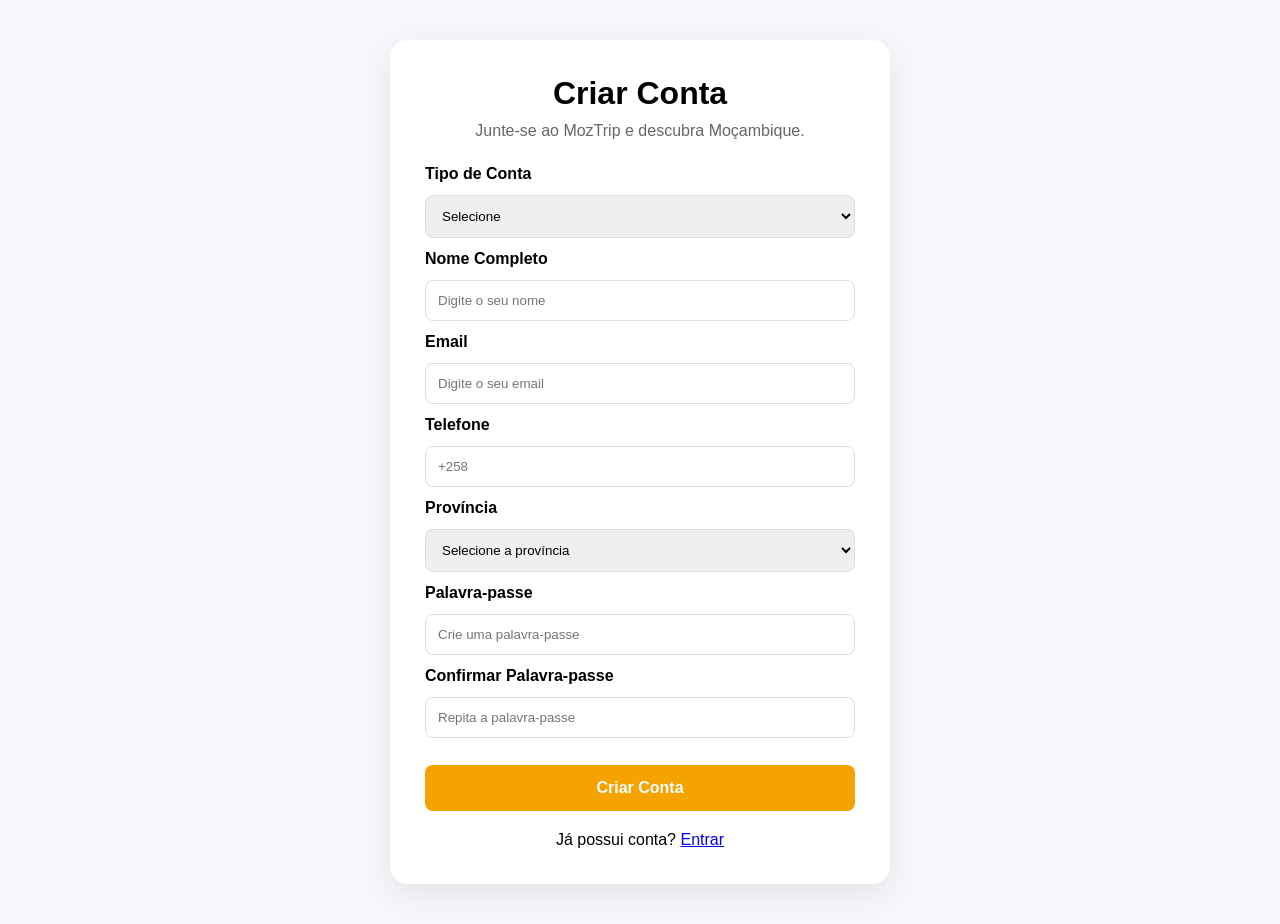
<file: paginas/registo.html>
<!DOCTYPE html>
<html lang="pt">
<head>
    <meta charset="UTF-8">
    <meta name="viewport" content="width=device-width, initial-scale=1.0">

    <title>Registo - MozTrip</title>

    <link rel="stylesheet" href="../css/style.css">

    <link rel="stylesheet"
    href="https://cdnjs.cloudflare.com/ajax/libs/font-awesome/6.5.2/css/all.min.css">
</head>
<body>

<div class="register-container">

    <div class="register-card">

        <h1>Criar Conta</h1>
        <p>Junte-se ao MozTrip e descubra Moçambique.</p>

        <form>

            <label>Tipo de Conta</label>

            <select required>
                <option value="">Selecione</option>
                <option>Turista</option>
                <option>Hotel</option>
                <option>Agência de Viagens</option>
                <option>Aluguer de Viaturas</option>
                <option>Guia Turístico</option>
            </select>

            <label>Nome Completo</label>
            <input type="text" placeholder="Digite o seu nome" required>

            <label>Email</label>
            <input type="email" placeholder="Digite o seu email" required>

            <label>Telefone</label>
            <input type="tel" placeholder="+258" required>

            <label>Província</label>
            <select required>
                <option value="">Selecione a província</option>
                <option>Maputo</option>
                <option>Gaza</option>
                <option>Inhambane</option>
                <option>Sofala</option>
                <option>Manica</option>
                <option>Tete</option>
                <option>Zambézia</option>
                <option>Nampula</option>
                <option>Cabo Delgado</option>
                <option>Niassa</option>
            </select>

            <label>Palavra-passe</label>
            <input type="password" placeholder="Crie uma palavra-passe" required>

            <label>Confirmar Palavra-passe</label>
            <input type="password" placeholder="Repita a palavra-passe" required>

            <button type="submit">
                Criar Conta
            </button>

        </form>

        <div class="login-link">
            Já possui conta?
            <a href="login.html">Entrar</a>
        </div>

    </div>

</div>

</body>
</html>
</file>
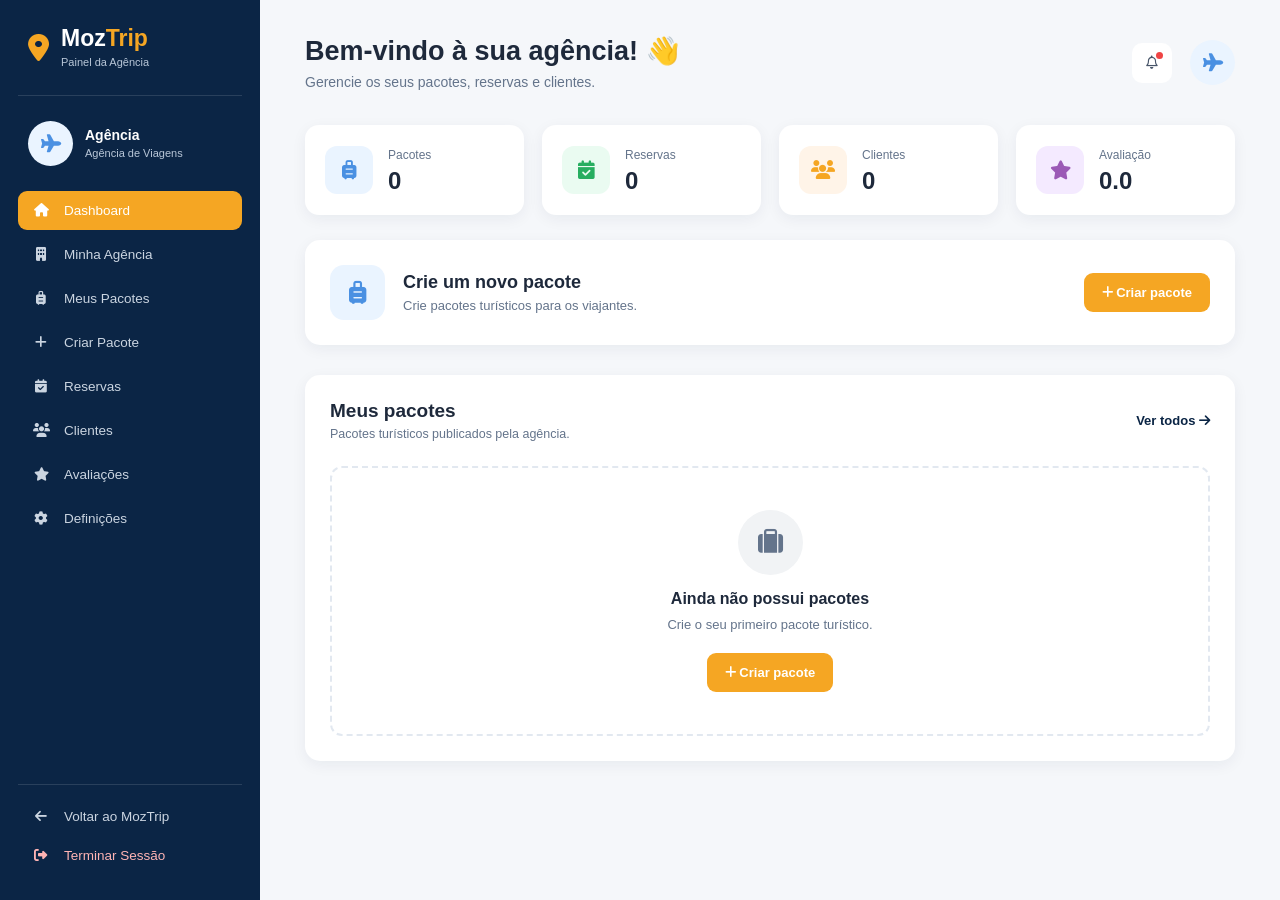
<file: paineis/agencia.html>
<!DOCTYPE html>
<html lang="pt">
<head>
    <meta charset="UTF-8">
    <meta name="viewport" content="width=device-width, initial-scale=1.0">

    <title>Painel da Agência - MozTrip</title>

    <link rel="stylesheet"
          href="https://cdnjs.cloudflare.com/ajax/libs/font-awesome/6.5.2/css/all.min.css">

    <link rel="stylesheet" href="../css/paineis.css">
</head>

<body>

    <aside class="sidebar">

        <div class="painel-logo">
            <i class="fa-solid fa-location-dot"></i>

            <div>
                <h2>Moz<span>Trip</span></h2>
                <small>Painel da Agência</small>
            </div>
        </div>

        <div class="perfil-sidebar">

            <div class="perfil-avatar">
                <i class="fa-solid fa-plane"></i>
            </div>

            <div>
                <h3>Agência</h3>
                <span>Agência de Viagens</span>
            </div>

        </div>

        <nav class="menu-painel">

            <a href="#" class="menu-item active">
                <i class="fa-solid fa-house"></i>
                <span>Dashboard</span>
            </a>

            <a href="#" class="menu-item">
                <i class="fa-solid fa-building"></i>
                <span>Minha Agência</span>
            </a>

            <a href="#" class="menu-item">
                <i class="fa-solid fa-suitcase-rolling"></i>
                <span>Meus Pacotes</span>
            </a>

            <a href="#" class="menu-item">
                <i class="fa-solid fa-plus"></i>
                <span>Criar Pacote</span>
            </a>

            <a href="#" class="menu-item">
                <i class="fa-solid fa-calendar-check"></i>
                <span>Reservas</span>
            </a>

            <a href="#" class="menu-item">
                <i class="fa-solid fa-users"></i>
                <span>Clientes</span>
            </a>

            <a href="#" class="menu-item">
                <i class="fa-solid fa-star"></i>
                <span>Avaliações</span>
            </a>

            <a href="#" class="menu-item">
                <i class="fa-solid fa-gear"></i>
                <span>Definições</span>
            </a>

        </nav>

        <div class="sidebar-bottom">

            <a href="../index.html" class="menu-item voltar">
                <i class="fa-solid fa-arrow-left"></i>
                <span>Voltar ao MozTrip</span>
            </a>

            <a href="#" class="menu-item sair">
                <i class="fa-solid fa-right-from-bracket"></i>
                <span>Terminar Sessão</span>
            </a>

        </div>

    </aside>


    <main class="main-content">

        <header class="painel-header">

            <div>
                <h1>Bem-vindo à sua agência! 👋</h1>

                <p>
                    Gerencie os seus pacotes, reservas e clientes.
                </p>
            </div>

            <div class="header-actions">

                <button class="notificacao">
                    <i class="fa-regular fa-bell"></i>
                    <span></span>
                </button>

                <div class="header-avatar">
                    <i class="fa-solid fa-plane"></i>
                </div>

            </div>

        </header>


        <section class="resumo-cards">

            <div class="resumo-card">
                <div class="resumo-icon azul">
                    <i class="fa-solid fa-suitcase-rolling"></i>
                </div>

                <div>
                    <span>Pacotes</span>
                    <h2>0</h2>
                </div>
            </div>

            <div class="resumo-card">
                <div class="resumo-icon verde">
                    <i class="fa-solid fa-calendar-check"></i>
                </div>

                <div>
                    <span>Reservas</span>
                    <h2>0</h2>
                </div>
            </div>

            <div class="resumo-card">
                <div class="resumo-icon laranja">
                    <i class="fa-solid fa-users"></i>
                </div>

                <div>
                    <span>Clientes</span>
                    <h2>0</h2>
                </div>
            </div>

            <div class="resumo-card">
                <div class="resumo-icon roxo">
                    <i class="fa-solid fa-star"></i>
                </div>

                <div>
                    <span>Avaliação</span>
                    <h2>0.0</h2>
                </div>
            </div>

        </section>


        <section class="publicar-box">

            <div class="publicar-icon">
                <i class="fa-solid fa-suitcase-rolling"></i>
            </div>

            <div class="publicar-texto">

                <h2>Crie um novo pacote</h2>

                <p>
                    Crie pacotes turísticos para os viajantes.
                </p>

            </div>

            <button class="btn-publicar">
                <i class="fa-solid fa-plus"></i>
                Criar pacote
            </button>

        </section>


        <section class="experiencias-section">

            <div class="section-title">

                <div>
                    <h2>Meus pacotes</h2>

                    <p>
                        Pacotes turísticos publicados pela agência.
                    </p>
                </div>

                <a href="#">
                    Ver todos
                    <i class="fa-solid fa-arrow-right"></i>
                </a>

            </div>


            <div class="experiencias-vazio">

                <div class="vazio-icon">
                    <i class="fa-solid fa-suitcase"></i>
                </div>

                <h3>Ainda não possui pacotes</h3>

                <p>
                    Crie o seu primeiro pacote turístico.
                </p>

                <button class="btn-publicar">
                    <i class="fa-solid fa-plus"></i>
                    Criar pacote
                </button>

            </div>

        </section>

    </main>

</body>
</html>
</file>
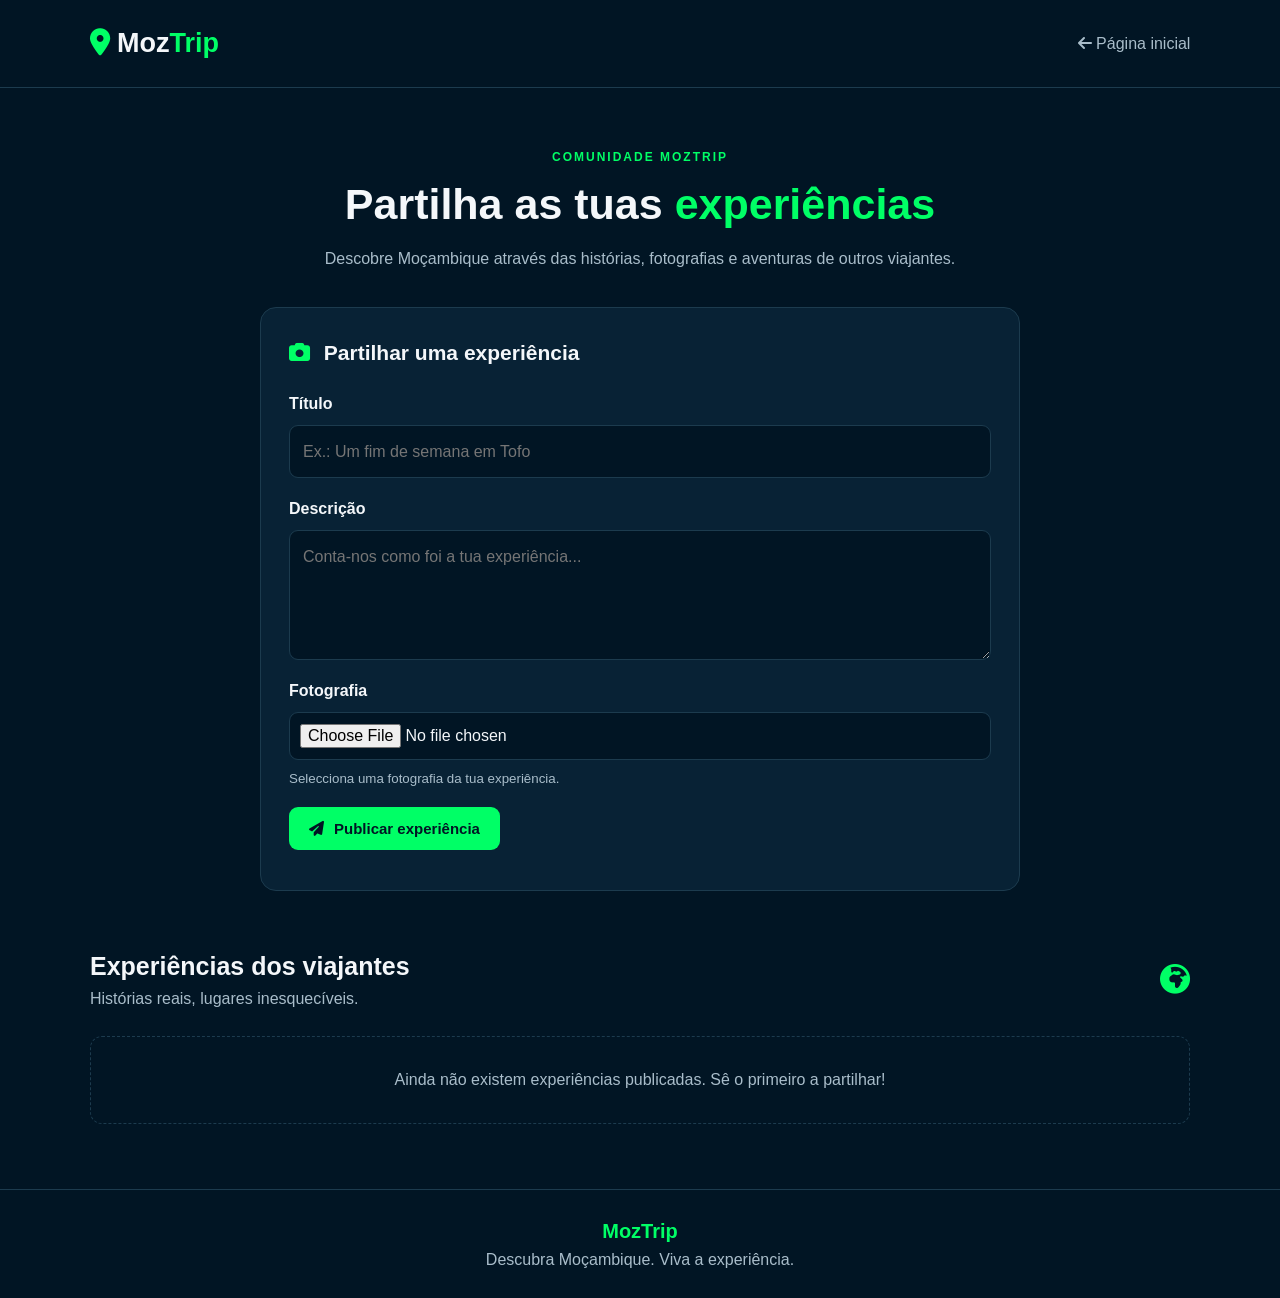
<file: paineis/experiencia.html>
<!DOCTYPE html>
<html lang="pt">
<head>
    <meta charset="UTF-8">
    <meta name="viewport" content="width=device-width, initial-scale=1.0">

    <title>Experiências | MozTrip</title>

    <link rel="stylesheet" href="../css/experiencias.css">

    <link rel="stylesheet"
        href="https://cdnjs.cloudflare.com/ajax/libs/font-awesome/6.5.2/css/all.min.css">

    <script src="../js/Experiencias.js" defer></script>
</head>

<body>

    <header class="experiencias-header">
        <a href="../index.html" class="logo">
            <i class="fa-solid fa-location-dot"></i>
            Moz<span>Trip</span>
        </a>

        <a href="../index.html" class="voltar">
            <i class="fa-solid fa-arrow-left"></i>
            Página inicial
        </a>
    </header>

    <main class="experiencias-container">

        <section class="experiencias-intro">
            <span class="etiqueta">COMUNIDADE MOZTRIP</span>

            <h1>Partilha as tuas <span>experiências</span></h1>

            <p>
                Descobre Moçambique através das histórias,
                fotografias e aventuras de outros viajantes.
            </p>
        </section>

        <!-- Formulário de publicação -->
        <section class="publicar-card">

            <h2>
                <i class="fa-solid fa-camera"></i>
                Partilhar uma experiência
            </h2>

            <form id="formExperiencia">

                <div class="campo">
                    <label for="tituloExperiencia">Título</label>

                    <input
                        type="text"
                        id="tituloExperiencia"
                        placeholder="Ex.: Um fim de semana em Tofo"
                        required
                    >
                </div>

                <div class="campo">
                    <label for="descricaoExperiencia">Descrição</label>

                    <textarea
                        id="descricaoExperiencia"
                        rows="4"
                        placeholder="Conta-nos como foi a tua experiência..."
                        required
                    ></textarea>
                </div>

                <div class="campo">
                    <label for="imagemExperiencia">Fotografia</label>

                    <input
                        type="file"
                        id="imagemExperiencia"
                        accept="image/*"
                        required
                    >

                    <small>
                        Selecciona uma fotografia da tua experiência.
                    </small>
                </div>

                <div id="previewImagem" class="preview-imagem"></div>

                <button type="submit" class="btn-publicar">
                    <i class="fa-solid fa-paper-plane"></i>
                    Publicar experiência
                </button>

                <p id="mensagemExperiencia" role="status"></p>

            </form>
        </section>

        <!-- Feed -->
        <section class="feed-section">

            <div class="feed-titulo">
                <div>
                    <h2>Experiências dos viajantes</h2>
                    <p>Histórias reais, lugares inesquecíveis.</p>
                </div>

                <i class="fa-solid fa-earth-africa"></i>
            </div>

            <div id="feedExperiencias" class="feed-grid"></div>

        </section>

    </main>

    <footer class="rodape">
        <a href="../index.html">Moz<span>Trip</span></a>
        <p>Descubra Moçambique. Viva a experiência.</p>
    </footer>

</body>
</html>
</file>
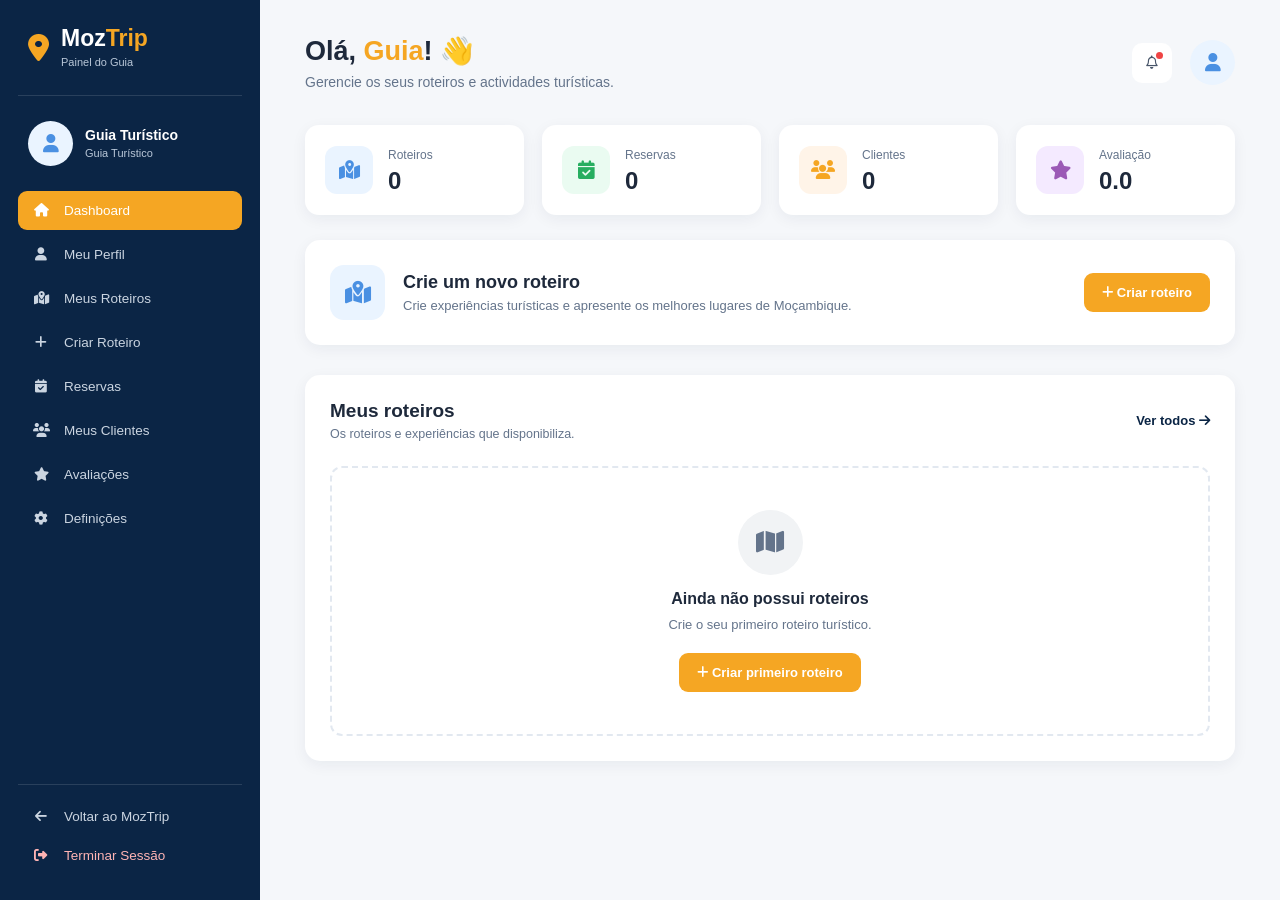
<file: paineis/guia.html>
<!DOCTYPE html>
<html lang="pt">
<head>
    <meta charset="UTF-8">
    <meta name="viewport" content="width=device-width, initial-scale=1.0">

    <title>Painel do Guia - MozTrip</title>

    <link rel="stylesheet"
          href="https://cdnjs.cloudflare.com/ajax/libs/font-awesome/6.5.2/css/all.min.css">

    <link rel="stylesheet" href="../css/paineis.css">
</head>

<body>

    <aside class="sidebar">

        <div class="painel-logo">
            <i class="fa-solid fa-location-dot"></i>

            <div>
                <h2>Moz<span>Trip</span></h2>
                <small>Painel do Guia</small>
            </div>
        </div>

        <div class="perfil-sidebar">
            <div class="perfil-avatar">
                <i class="fa-solid fa-user"></i>
            </div>

            <div>
                <h3 id="nomeUtilizador">Guia Turístico</h3>
                <span>Guia Turístico</span>
            </div>
        </div>

        <nav class="menu-painel">

            <a href="#" class="menu-item active">
                <i class="fa-solid fa-house"></i>
                <span>Dashboard</span>
            </a>

            <a href="#" class="menu-item">
                <i class="fa-solid fa-user"></i>
                <span>Meu Perfil</span>
            </a>

            <a href="#" class="menu-item">
                <i class="fa-solid fa-map-location-dot"></i>
                <span>Meus Roteiros</span>
            </a>

            <a href="#" class="menu-item">
                <i class="fa-solid fa-plus"></i>
                <span>Criar Roteiro</span>
            </a>

            <a href="#" class="menu-item">
                <i class="fa-solid fa-calendar-check"></i>
                <span>Reservas</span>
            </a>

            <a href="#" class="menu-item">
                <i class="fa-solid fa-users"></i>
                <span>Meus Clientes</span>
            </a>

            <a href="#" class="menu-item">
                <i class="fa-solid fa-star"></i>
                <span>Avaliações</span>
            </a>

            <a href="#" class="menu-item">
                <i class="fa-solid fa-gear"></i>
                <span>Definições</span>
            </a>

        </nav>

        <div class="sidebar-bottom">

            <a href="../index.html" class="menu-item voltar">
                <i class="fa-solid fa-arrow-left"></i>
                <span>Voltar ao MozTrip</span>
            </a>

            <a href="#" class="menu-item sair">
                <i class="fa-solid fa-right-from-bracket"></i>
                <span>Terminar Sessão</span>
            </a>

        </div>

    </aside>


    <main class="main-content">

        <header class="painel-header">

            <div>
                <h1>Olá, <span id="saudacaoUtilizador">Guia</span>! 👋</h1>

                <p>
                    Gerencie os seus roteiros e actividades turísticas.
                </p>
            </div>

            <div class="header-actions">

                <button class="notificacao">
                    <i class="fa-regular fa-bell"></i>
                    <span></span>
                </button>

                <div class="header-avatar">
                    <i class="fa-solid fa-user"></i>
                </div>

            </div>

        </header>


        <section class="resumo-cards">

            <div class="resumo-card">
                <div class="resumo-icon azul">
                    <i class="fa-solid fa-map-location-dot"></i>
                </div>

                <div>
                    <span>Roteiros</span>
                    <h2>0</h2>
                </div>
            </div>

            <div class="resumo-card">
                <div class="resumo-icon verde">
                    <i class="fa-solid fa-calendar-check"></i>
                </div>

                <div>
                    <span>Reservas</span>
                    <h2>0</h2>
                </div>
            </div>

            <div class="resumo-card">
                <div class="resumo-icon laranja">
                    <i class="fa-solid fa-users"></i>
                </div>

                <div>
                    <span>Clientes</span>
                    <h2>0</h2>
                </div>
            </div>

            <div class="resumo-card">
                <div class="resumo-icon roxo">
                    <i class="fa-solid fa-star"></i>
                </div>

                <div>
                    <span>Avaliação</span>
                    <h2>0.0</h2>
                </div>
            </div>

        </section>


        <section class="publicar-box">

            <div class="publicar-icon">
                <i class="fa-solid fa-map-location-dot"></i>
            </div>

            <div class="publicar-texto">

                <h2>Crie um novo roteiro</h2>

                <p>
                    Crie experiências turísticas e apresente
                    os melhores lugares de Moçambique.
                </p>

            </div>

            <button class="btn-publicar">
                <i class="fa-solid fa-plus"></i>
                Criar roteiro
            </button>

        </section>


        <section class="experiencias-section">

            <div class="section-title">

                <div>
                    <h2>Meus roteiros</h2>

                    <p>
                        Os roteiros e experiências que disponibiliza.
                    </p>
                </div>

                <a href="#">
                    Ver todos
                    <i class="fa-solid fa-arrow-right"></i>
                </a>

            </div>


            <div class="experiencias-vazio">

                <div class="vazio-icon">
                    <i class="fa-solid fa-map"></i>
                </div>

                <h3>Ainda não possui roteiros</h3>

                <p>
                    Crie o seu primeiro roteiro turístico.
                </p>

                <button class="btn-publicar">
                    <i class="fa-solid fa-plus"></i>
                    Criar primeiro roteiro
                </button>

            </div>

        </section>

    </main>

</body>
</html>
</file>
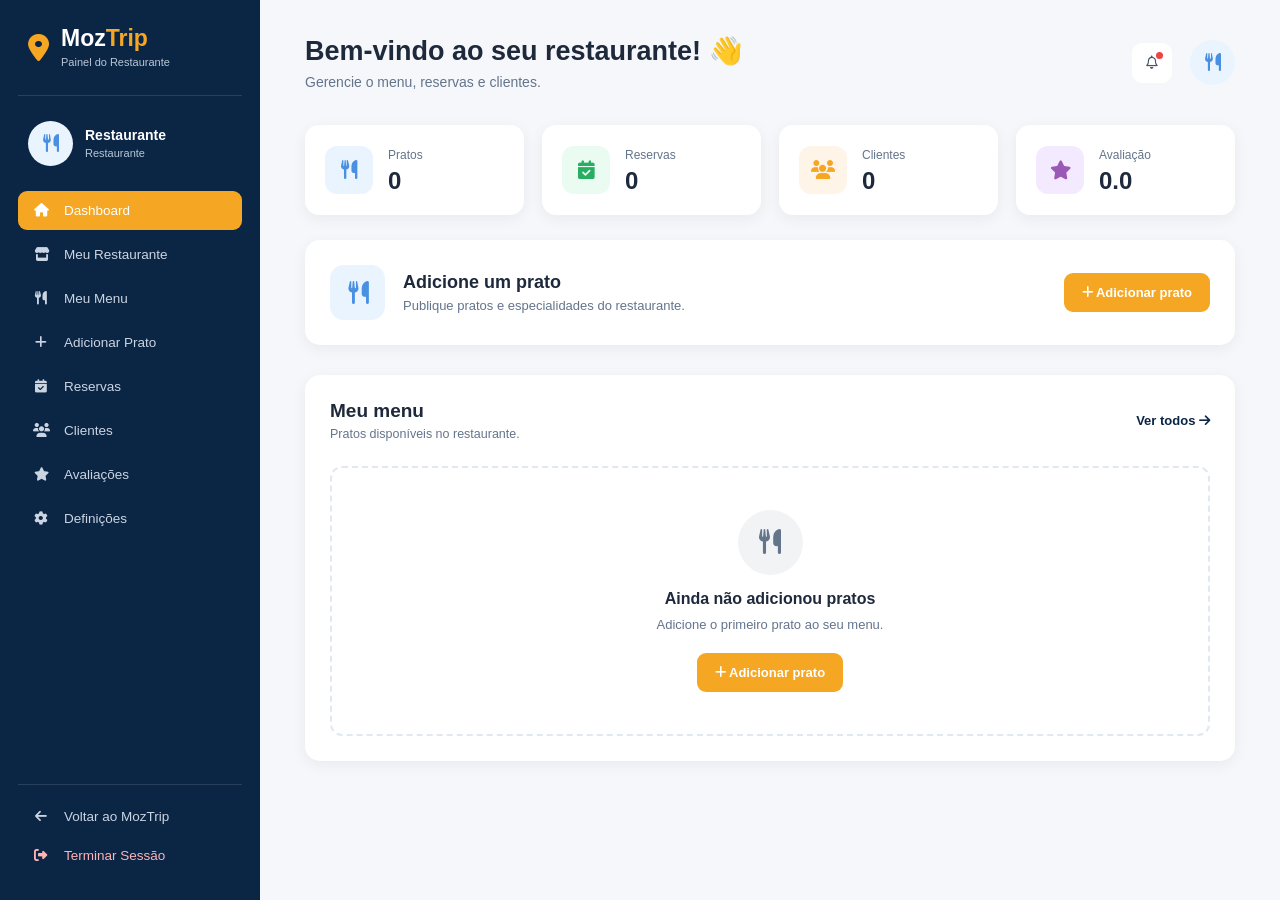
<file: paineis/outros.html>
<!DOCTYPE html>
<html lang="pt">
<head>
    <meta charset="UTF-8">
    <meta name="viewport" content="width=device-width, initial-scale=1.0">

    <title>Painel do Restaurante - MozTrip</title>

    <link rel="stylesheet"
          href="https://cdnjs.cloudflare.com/ajax/libs/font-awesome/6.5.2/css/all.min.css">

    <link rel="stylesheet" href="../css/paineis.css">
</head>

<body>

    <aside class="sidebar">

        <div class="painel-logo">
            <i class="fa-solid fa-location-dot"></i>

            <div>
                <h2>Moz<span>Trip</span></h2>
                <small>Painel do Restaurante</small>
            </div>
        </div>

        <div class="perfil-sidebar">

            <div class="perfil-avatar">
                <i class="fa-solid fa-utensils"></i>
            </div>

            <div>
                <h3>Restaurante</h3>
                <span>Restaurante</span>
            </div>

        </div>

        <nav class="menu-painel">

            <a href="#" class="menu-item active">
                <i class="fa-solid fa-house"></i>
                <span>Dashboard</span>
            </a>

            <a href="#" class="menu-item">
                <i class="fa-solid fa-store"></i>
                <span>Meu Restaurante</span>
            </a>

            <a href="#" class="menu-item">
                <i class="fa-solid fa-utensils"></i>
                <span>Meu Menu</span>
            </a>

            <a href="#" class="menu-item">
                <i class="fa-solid fa-plus"></i>
                <span>Adicionar Prato</span>
            </a>

            <a href="#" class="menu-item">
                <i class="fa-solid fa-calendar-check"></i>
                <span>Reservas</span>
            </a>

            <a href="#" class="menu-item">
                <i class="fa-solid fa-users"></i>
                <span>Clientes</span>
            </a>

            <a href="#" class="menu-item">
                <i class="fa-solid fa-star"></i>
                <span>Avaliações</span>
            </a>

            <a href="#" class="menu-item">
                <i class="fa-solid fa-gear"></i>
                <span>Definições</span>
            </a>

        </nav>

        <div class="sidebar-bottom">

            <a href="../index.html" class="menu-item voltar">
                <i class="fa-solid fa-arrow-left"></i>
                <span>Voltar ao MozTrip</span>
            </a>

            <a href="#" class="menu-item sair">
                <i class="fa-solid fa-right-from-bracket"></i>
                <span>Terminar Sessão</span>
            </a>

        </div>

    </aside>


    <main class="main-content">

        <header class="painel-header">

            <div>
                <h1>Bem-vindo ao seu restaurante! 👋</h1>

                <p>
                    Gerencie o menu, reservas e clientes.
                </p>
            </div>

            <div class="header-actions">

                <button class="notificacao">
                    <i class="fa-regular fa-bell"></i>
                    <span></span>
                </button>

                <div class="header-avatar">
                    <i class="fa-solid fa-utensils"></i>
                </div>

            </div>

        </header>


        <section class="resumo-cards">

            <div class="resumo-card">
                <div class="resumo-icon azul">
                    <i class="fa-solid fa-utensils"></i>
                </div>

                <div>
                    <span>Pratos</span>
                    <h2>0</h2>
                </div>
            </div>

            <div class="resumo-card">
                <div class="resumo-icon verde">
                    <i class="fa-solid fa-calendar-check"></i>
                </div>

                <div>
                    <span>Reservas</span>
                    <h2>0</h2>
                </div>
            </div>

            <div class="resumo-card">
                <div class="resumo-icon laranja">
                    <i class="fa-solid fa-users"></i>
                </div>

                <div>
                    <span>Clientes</span>
                    <h2>0</h2>
                </div>
            </div>

            <div class="resumo-card">
                <div class="resumo-icon roxo">
                    <i class="fa-solid fa-star"></i>
                </div>

                <div>
                    <span>Avaliação</span>
                    <h2>0.0</h2>
                </div>
            </div>

        </section>


        <section class="publicar-box">

            <div class="publicar-icon">
                <i class="fa-solid fa-utensils"></i>
            </div>

            <div class="publicar-texto">

                <h2>Adicione um prato</h2>

                <p>
                    Publique pratos e especialidades do restaurante.
                </p>

            </div>

            <button class="btn-publicar">
                <i class="fa-solid fa-plus"></i>
                Adicionar prato
            </button>

        </section>


        <section class="experiencias-section">

            <div class="section-title">

                <div>
                    <h2>Meu menu</h2>

                    <p>
                        Pratos disponíveis no restaurante.
                    </p>
                </div>

                <a href="#">
                    Ver todos
                    <i class="fa-solid fa-arrow-right"></i>
                </a>

            </div>


            <div class="experiencias-vazio">

                <div class="vazio-icon">
                    <i class="fa-solid fa-utensils"></i>
                </div>

                <h3>Ainda não adicionou pratos</h3>

                <p>
                    Adicione o primeiro prato ao seu menu.
                </p>

                <button class="btn-publicar">
                    <i class="fa-solid fa-plus"></i>
                    Adicionar prato
                </button>

            </div>

        </section>

    </main>

</body>
</html>
</file>
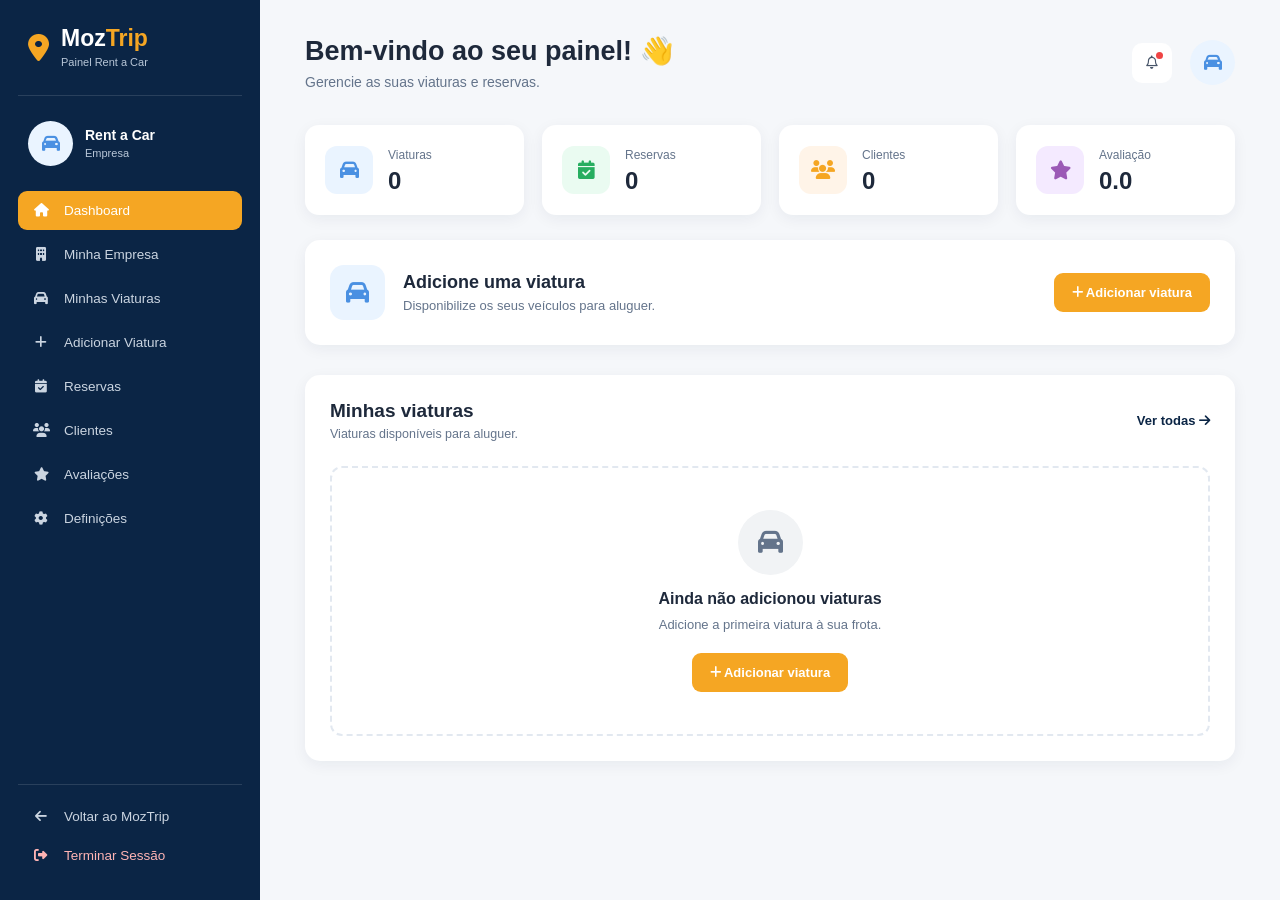
<file: paineis/rentacar.html>
<!DOCTYPE html>
<html lang="pt">
<head>
    <meta charset="UTF-8">
    <meta name="viewport" content="width=device-width, initial-scale=1.0">

    <title>Painel Rent a Car - MozTrip</title>

    <link rel="stylesheet"
          href="https://cdnjs.cloudflare.com/ajax/libs/font-awesome/6.5.2/css/all.min.css">

    <link rel="stylesheet" href="../css/paineis.css">
</head>

<body>

    <aside class="sidebar">

        <div class="painel-logo">
            <i class="fa-solid fa-location-dot"></i>

            <div>
                <h2>Moz<span>Trip</span></h2>
                <small>Painel Rent a Car</small>
            </div>
        </div>

        <div class="perfil-sidebar">

            <div class="perfil-avatar">
                <i class="fa-solid fa-car"></i>
            </div>

            <div>
                <h3>Rent a Car</h3>
                <span>Empresa</span>
            </div>

        </div>

        <nav class="menu-painel">

            <a href="#" class="menu-item active">
                <i class="fa-solid fa-house"></i>
                <span>Dashboard</span>
            </a>

            <a href="#" class="menu-item">
                <i class="fa-solid fa-building"></i>
                <span>Minha Empresa</span>
            </a>

            <a href="#" class="menu-item">
                <i class="fa-solid fa-car"></i>
                <span>Minhas Viaturas</span>
            </a>

            <a href="#" class="menu-item">
                <i class="fa-solid fa-plus"></i>
                <span>Adicionar Viatura</span>
            </a>

            <a href="#" class="menu-item">
                <i class="fa-solid fa-calendar-check"></i>
                <span>Reservas</span>
            </a>

            <a href="#" class="menu-item">
                <i class="fa-solid fa-users"></i>
                <span>Clientes</span>
            </a>

            <a href="#" class="menu-item">
                <i class="fa-solid fa-star"></i>
                <span>Avaliações</span>
            </a>

            <a href="#" class="menu-item">
                <i class="fa-solid fa-gear"></i>
                <span>Definições</span>
            </a>

        </nav>

        <div class="sidebar-bottom">

            <a href="../index.html" class="menu-item voltar">
                <i class="fa-solid fa-arrow-left"></i>
                <span>Voltar ao MozTrip</span>
            </a>

            <a href="#" class="menu-item sair">
                <i class="fa-solid fa-right-from-bracket"></i>
                <span>Terminar Sessão</span>
            </a>

        </div>

    </aside>


    <main class="main-content">

        <header class="painel-header">

            <div>
                <h1>Bem-vindo ao seu painel! 👋</h1>

                <p>
                    Gerencie as suas viaturas e reservas.
                </p>
            </div>

            <div class="header-actions">

                <button class="notificacao">
                    <i class="fa-regular fa-bell"></i>
                    <span></span>
                </button>

                <div class="header-avatar">
                    <i class="fa-solid fa-car"></i>
                </div>

            </div>

        </header>


        <section class="resumo-cards">

            <div class="resumo-card">
                <div class="resumo-icon azul">
                    <i class="fa-solid fa-car"></i>
                </div>

                <div>
                    <span>Viaturas</span>
                    <h2>0</h2>
                </div>
            </div>

            <div class="resumo-card">
                <div class="resumo-icon verde">
                    <i class="fa-solid fa-calendar-check"></i>
                </div>

                <div>
                    <span>Reservas</span>
                    <h2>0</h2>
                </div>
            </div>

            <div class="resumo-card">
                <div class="resumo-icon laranja">
                    <i class="fa-solid fa-users"></i>
                </div>

                <div>
                    <span>Clientes</span>
                    <h2>0</h2>
                </div>
            </div>

            <div class="resumo-card">
                <div class="resumo-icon roxo">
                    <i class="fa-solid fa-star"></i>
                </div>

                <div>
                    <span>Avaliação</span>
                    <h2>0.0</h2>
                </div>
            </div>

        </section>


        <section class="publicar-box">

            <div class="publicar-icon">
                <i class="fa-solid fa-car"></i>
            </div>

            <div class="publicar-texto">

                <h2>Adicione uma viatura</h2>

                <p>
                    Disponibilize os seus veículos para aluguer.
                </p>

            </div>

            <button class="btn-publicar">
                <i class="fa-solid fa-plus"></i>
                Adicionar viatura
            </button>

        </section>


        <section class="experiencias-section">

            <div class="section-title">

                <div>
                    <h2>Minhas viaturas</h2>

                    <p>
                        Viaturas disponíveis para aluguer.
                    </p>
                </div>

                <a href="#">
                    Ver todas
                    <i class="fa-solid fa-arrow-right"></i>
                </a>

            </div>


            <div class="experiencias-vazio">

                <div class="vazio-icon">
                    <i class="fa-solid fa-car"></i>
                </div>

                <h3>Ainda não adicionou viaturas</h3>

                <p>
                    Adicione a primeira viatura à sua frota.
                </p>

                <button class="btn-publicar">
                    <i class="fa-solid fa-plus"></i>
                    Adicionar viatura
                </button>

            </div>

        </section>

    </main>

</body>
</html>
</file>
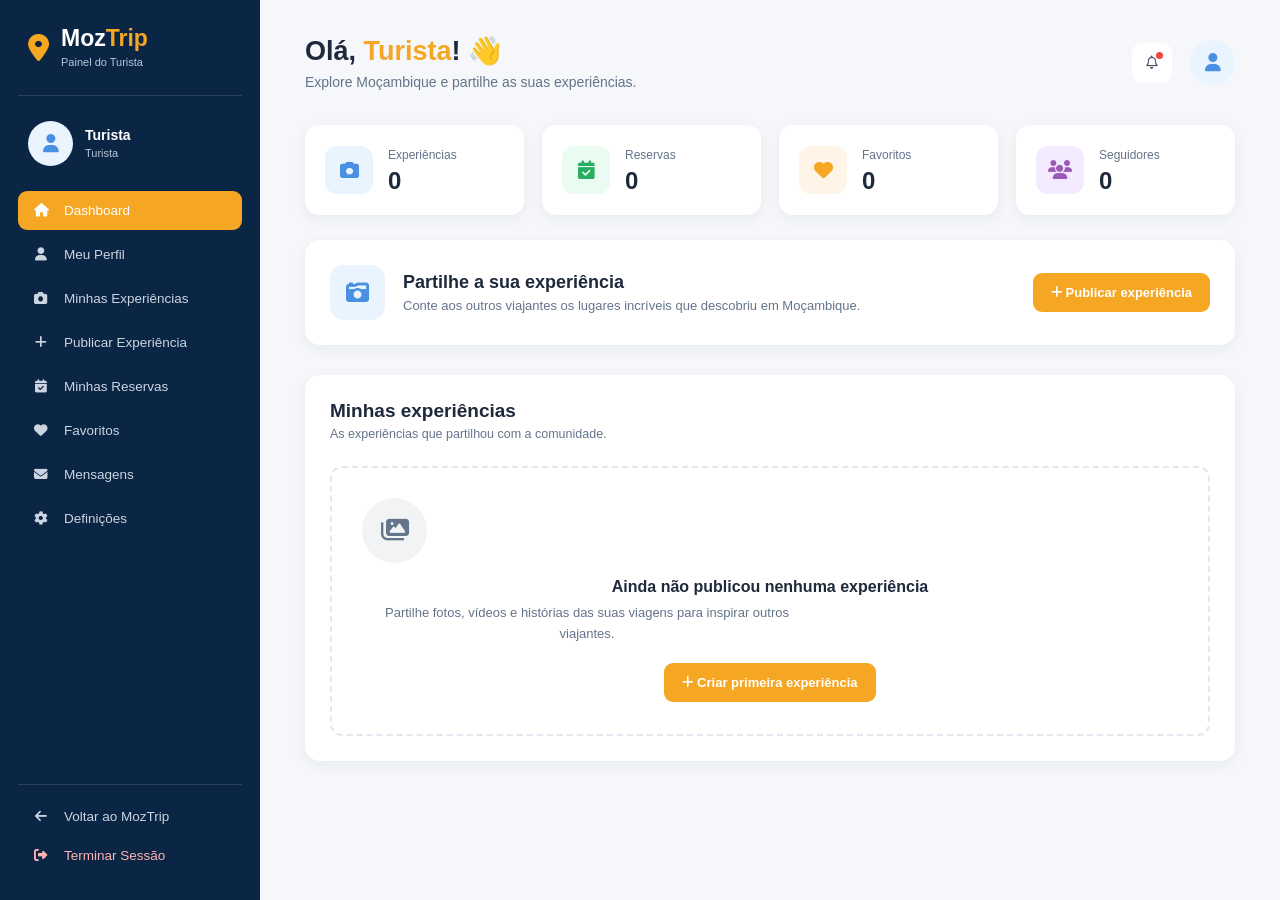
<file: paineis/turista.html>
<!DOCTYPE html>
<html lang="pt">
<head>
    <meta charset="UTF-8">
    <meta name="viewport" content="width=device-width, initial-scale=1.0">

    <title>Painel do Turista - MozTrip</title>

    <!-- Font Awesome -->
    <link rel="stylesheet"
          href="https://cdnjs.cloudflare.com/ajax/libs/font-awesome/6.5.2/css/all.min.css">

    <!-- CSS do painel -->
    <link rel="stylesheet" href="../css/paineis.css">
</head>



<body>

    
<!-- Modal para publicar experiência -->
<div id="modalExperiencia" class="modal-experiencia">

    <div class="modal-conteudo">

        <h2>Partilhar uma experiência</h2>

        <form id="formExperiencia">

            <div class="campo">
                <label for="tituloExperiencia">Título</label>
                <input
                    type="text"
                    id="tituloExperiencia"
                    placeholder="Ex.: Um fim de semana em Tofo"
                    required
                >
            </div>

            <div class="campo">
                <label for="descricaoExperiencia">Descrição</label>
                <textarea
                    id="descricaoExperiencia"
                    rows="4"
                    placeholder="Conta-nos como foi a tua experiência..."
                    required
                ></textarea>
            </div>

            <div class="campo">
                <label for="imagemExperiencia">Fotografia</label>
                <input
                    type="file"
                    id="imagemExperiencia"
                    accept="image/*"
                    required
                >
                <small>
                    Selecciona uma fotografia da tua experiência.
                    Máximo: 2 MB.
                </small>
            </div>

            <div id="previewImagem" class="preview-imagem"></div>

            <p id="mensagemExperiencia" role="status"></p>

            <div class="acoes-modal">
                <button type="button" id="fecharModal">
                    Cancelar
                </button>

                <button type="submit" class="btn-publicar">
                    <i class="fa-solid fa-paper-plane"></i>
                    Publicar experiência
                </button>
            </div>

        </form>

    </div>

</div>

    <!-- =========================
         SIDEBAR
    ========================== -->
    <aside class="sidebar">

        <div class="painel-logo">
            <i class="fa-solid fa-location-dot"></i>

            <div>
                <h2>Moz<span>Trip</span></h2>
                <small>Painel do Turista</small>
            </div>
        </div>


        <!-- Perfil -->
        <div class="perfil-sidebar">

            <div class="perfil-avatar">
                <i class="fa-solid fa-user"></i>
            </div>

            <div>
                <h3 id="nomeTurista">Turista</h3>
                <span>Turista</span>
            </div>

        </div>


        <!-- Menu -->
        <nav class="menu-painel">

            <a href="#" class="menu-item active">
                <i class="fa-solid fa-house"></i>
                <span>Dashboard</span>
            </a>

            <a href="#" class="menu-item">
                <i class="fa-solid fa-user"></i>
                <span>Meu Perfil</span>
            </a>

            <a href="#" class="menu-item">
                <i class="fa-solid fa-camera"></i>
                <span>Minhas Experiências</span>
            </a>

            <a href="#" class="menu-item">
                <i class="fa-solid fa-plus"></i>
                <span>Publicar Experiência</span>
            </a>

            <a href="#" class="menu-item">
                <i class="fa-solid fa-calendar-check"></i>
                <span>Minhas Reservas</span>
            </a>

            <a href="#" class="menu-item">
                <i class="fa-solid fa-heart"></i>
                <span>Favoritos</span>
            </a>

            <a href="#" class="menu-item">
                <i class="fa-solid fa-envelope"></i>
                <span>Mensagens</span>
            </a>

            <a href="#" class="menu-item">
                <i class="fa-solid fa-gear"></i>
                <span>Definições</span>
            </a>

        </nav>


        <!-- Sair -->
        <div class="sidebar-bottom">

            <a href="../index.html" class="menu-item voltar">
                <i class="fa-solid fa-arrow-left"></i>
                <span>Voltar ao MozTrip</span>
            </a>

            <a href="#" class="menu-item sair">
                <i class="fa-solid fa-right-from-bracket"></i>
                <span>Terminar Sessão</span>
            </a>

        </div>

    </aside>


    <!-- =========================
         CONTEÚDO PRINCIPAL
    ========================== -->

    <main class="main-content">

        <!-- Topbar -->
        <header class="painel-header">

            <div>
                <h1>Olá, <span id="saudacaoTurista">Turista</span>! 👋</h1>

                <p>
                    Explore Moçambique e partilhe as suas experiências.
                </p>
            </div>


            <div class="header-actions">

                <button class="notificacao">
                    <i class="fa-regular fa-bell"></i>
                    <span></span>
                </button>

                <div class="header-avatar">
                    <i class="fa-solid fa-user"></i>
                </div>

            </div>

        </header>


        <!-- =========================
             CARDS DE RESUMO
        ========================== -->

        <section class="resumo-cards">

            <div class="resumo-card">

                <div class="resumo-icon azul">
                    <i class="fa-solid fa-camera"></i>
                </div>

                <div>
    <span>Experiências</span>
    <h2 id="totalExperiencias">0</h2>
</div>

            </div>


            <div class="resumo-card">

                <div class="resumo-icon verde">
                    <i class="fa-solid fa-calendar-check"></i>
                </div>

                <div>
                    <span>Reservas</span>
                    <h2>0</h2>
                </div>

            </div>


            <div class="resumo-card">

                <div class="resumo-icon laranja">
                    <i class="fa-solid fa-heart"></i>
                </div>

                <div>
                    <span>Favoritos</span>
                    <h2>0</h2>
                </div>

            </div>


            <div class="resumo-card">

                <div class="resumo-icon roxo">
                    <i class="fa-solid fa-users"></i>
                </div>

                <div>
                    <span>Seguidores</span>
                    <h2>0</h2>
                </div>

            </div>

        </section>


        <!-- =========================
             PUBLICAR EXPERIÊNCIA
        ========================== -->

        <section class="publicar-box">

            <div class="publicar-icon">
                <i class="fa-solid fa-camera-retro"></i>
            </div>

            <div class="publicar-texto">

                <h2>Partilhe a sua experiência</h2>

                <p>
                    Conte aos outros viajantes os lugares incríveis
                    que descobriu em Moçambique.
                </p>

            </div>

            <button class="btn-publicar">
                <i class="fa-solid fa-plus"></i>
                Publicar experiência
            </button>

        </section>


        <!-- =========================
             EXPERIÊNCIAS
        ========================== -->

 
<section class="experiencias-section">

    <div class="section-title">
        <div>
            <h2>Minhas experiências</h2>
            <p>As experiências que partilhou com a comunidade.</p>
        </div>
    </div>

    <!-- Aqui serão apresentados os cards das experiências do turista -->
    <div id="listaExperiencias" class="feed-grid"></div>

    <!-- Aparece quando o turista ainda não tem publicações -->
    <div id="experienciasVazio" class="experiencias-vazio">
        <div class="vazio-icon">
            <i class="fa-solid fa-images"></i>
        </div>

        <h3>Ainda não publicou nenhuma experiência</h3>

        <p>
            Partilhe fotos, vídeos e histórias das suas viagens
            para inspirar outros viajantes.
        </p>

        <button type="button" class="btn-publicar">
            <i class="fa-solid fa-plus"></i>
            Criar primeira experiência
        </button>
    </div>

</section>

    </main>


    <!-- JavaScript -->
<script src="../js/Experiencias.js" defer></script>
<script src="../js/paineis.js" defer></script>

</body>
</html>
</file>
<file: css/style.css>
:root{

    /* Cores principais */
    --azul-escuro:#0B2545;
    --laranja:#F5A623;
    --texto-escuro:#1E293B;
    --cinza-texto:#6C757D;

    /* Layout */
    --raio:18px;
    --sombra:0 10px 25px rgba(0,0,0,.08);

    /* Ícones */
    --azul-icone:#EAF4FF;
    --azul-icone-cor:#4A90E2;

    --verde-icone:#EAFBF1;
    --verde-icone-cor:#27AE60;

    --peach-icone:#FFF4E8;
    --peach-icone-cor:#F5A623;

    --roxo-icone:#F4EAFF;
    --roxo-icone-cor:#9B59B6;

    --cinza-icone:#F1F3F5;
    --cinza-icone-cor:#6C757D;
}

*{
    margin:0;
    padding:0;
    box-sizing:border-box;
    font-family:Arial, sans-serif;
}

body{
    background:#f5f5f5;
}

/* NAVBAR */

.navbar{
    display:flex;
    justify-content:space-between;
    align-items:center;
    padding:20px 60px;
    position:absolute;
    width:100%;
    z-index:100;
}

.logo h1{
    color:white;
}

nav ul{
    display:flex;
    gap:30px;
    list-style:none;
}

nav a{
    color:orangered;
    text-decoration:none;
}

.buttons button{
    padding:10px 18px;
    border:none;
    border-radius:8px;
    cursor:pointer;
}

.register{
    background:#ff9800;
    color:orange;
}

/* HERO */

.hero{
    height:100vh;

    background-image:
    linear-gradient(rgba(0,0,0,.4),
    rgba(0,0,0,.4)),
    url('../images/hero/banner.jpg');

    background-size:cover;
    background-position:center;

    display:flex;
    align-items:center;

    color:white;

    padding:0 80px;
}

.hero-content h1{
    font-size:60px;
}

.hero-content h2{
    font-size:50px;
}

.hero-content p{
    margin-top:20px;
    font-size:20px;
}

/* registo*/
.register-container{
    min-height:100vh;

    display:flex;
    justify-content:center;
    align-items:center;

    background:#f5f7fb;

    padding:40px;
}

.register-card{
    width:100%;
    max-width:500px;

    background:white;

    padding:35px;

    border-radius:18px;

    box-shadow:0 10px 30px rgba(0,0,0,.08);
}

.register-card h1{
    text-align:center;
    margin-bottom:10px;
}

.register-card p{
    text-align:center;
    color:#666;
    margin-bottom:25px;
}

.register-card form{
    display:flex;
    flex-direction:column;
    gap:12px;
}

.register-card label{
    font-weight:600;
}

.register-card input,
.register-card select{
    padding:12px;

    border:1px solid #ddd;

    border-radius:8px;

    outline:none;
}

.register-card button{
    margin-top:15px;

    padding:14px;

    border:none;

    border-radius:8px;

    background:#f4a300;

    color:white;

    font-size:16px;

    font-weight:700;

    cursor:pointer;
}

.register-card button:hover{
    background:#d98f00;
}

.login-link{
    text-align:center;
    margin-top:20px;
}



/*REgistar botao*/
.modal{
    display:none;

    position:fixed;

    top:0;
    left:0;

    width:100%;
    height:100%;

    background:rgba(0,0,0,.6);

    z-index:9999;

    justify-content:center;
    align-items:center;
}

.modal-content{

    width:90%;
    max-width:450px;

    background:white;

    padding:30px;

    border-radius:15px;

    position:relative;

    animation:fadeIn .3s ease;
}

.modal-content h2{
    text-align:center;
    margin-bottom:20px;
}

.modal-content form{
    display:flex;
    flex-direction:column;
    gap:12px;
}

.modal-content input{
    padding:12px;
    border:1px solid #ddd;
    border-radius:8px;
}

.modal-content button{
    padding:14px;

    border:none;

    background:#f4a300;

    color:white;

    border-radius:8px;

    cursor:pointer;
}

.close-modal{

    position:absolute;

    top:15px;
    right:18px;

    font-size:28px;

    cursor:pointer;
}


/* Grelha de experiências — estilo semelhante aos destinos */
.feed-grid {
    display: grid;
    grid-template-columns: repeat(5, minmax(0, 1fr));
    gap: 20px;
    max-width: 1300px;
    margin: 26px auto 0;
}

/* Card de cada experiência */
.feed-experiencia-card {
    position: relative;
    min-width: 0;
    aspect-ratio: 3 / 4;
    overflow: hidden;
    border-radius: var(--raio, 18px);
    background: #fff;
    box-shadow: 0 6px 18px rgba(11, 37, 69, 0.1);
}

/* Fotografia preenche o card, sem ficar enorme */
.feed-experiencia-imagem {
    display: block;
    width: 100%;
    height: 100%;
    object-fit: cover;
    margin: 0;
    border-radius: 0;
    transition: transform 0.35s;
}

.feed-experiencia-card:hover .feed-experiencia-imagem {
    transform: scale(1.06);
}

/* Texto sobre a parte inferior da fotografia */
.feed-experiencia-conteudo {
    position: absolute;
    left: 0;
    right: 0;
    bottom: 0;
    padding: 16px;
    color: white;
    background: linear-gradient(
        to top,
        rgba(0, 0, 0, 0.82),
        rgba(0, 0, 0, 0)
    );
}

/* Título da experiência */
.feed-experiencia-conteudo h2 {
    font-size: 17px;
    font-weight: 700;
    line-height: 1.3;
    margin: 0 0 6px;
    color: white;
}

/* Descrição limitada para não ocupar o card todo */
.feed-experiencia-conteudo p {
    font-size: 12.5px;
    line-height: 1.4;
    color: rgba(255, 255, 255, 0.9);
    overflow-wrap: anywhere;
    display: -webkit-box;
    -webkit-line-clamp: 3;
    -webkit-box-orient: vertical;
    overflow: hidden;
}

/* Nome e data do viajante */
.feed-experiencia-header {
    position: absolute;
    top: 12px;
    left: 12px;
    right: 12px;
    z-index: 2;
    display: flex;
    align-items: center;
    gap: 8px;
    color: white;
    text-shadow: 0 1px 4px rgba(0, 0, 0, 0.7);
}

.feed-experiencia-header h3 {
    font-size: 12px;
    margin: 0;
}

.feed-experiencia-header small {
    font-size: 10px;
}

/* Avatar discreto */
.feed-avatar {
    width: 30px;
    height: 30px;
    flex-shrink: 0;
    display: flex;
    align-items: center;
    justify-content: center;
    border-radius: 50%;
    background: rgba(255, 255, 255, 0.85);
    color: var(--azul-escuro, #0B2545);
}

/* Responsividade */
@media (max-width: 1100px) {
    .feed-grid {
        grid-template-columns: repeat(4, minmax(0, 1fr));
    }
}

@media (max-width: 850px) {
    .feed-grid {
        grid-template-columns: repeat(3, minmax(0, 1fr));
    }
}

@media (max-width: 600px) {
    .feed-grid {
        grid-template-columns: repeat(2, minmax(0, 1fr));
        gap: 12px;
    }

    .feed-experiencia-card {
        aspect-ratio: 3 / 4;
    }

    .feed-experiencia-conteudo {
        padding: 10px;
    }

    .feed-experiencia-conteudo h2 {
        font-size: 14px;
    }

    .feed-experiencia-conteudo p {
        font-size: 11px;
        -webkit-line-clamp: 2;
    }
}
</file>
<file: css/paineis.css>
/* =========================
   RESET
========================= */

* {
    margin: 0;
    padding: 0;
    box-sizing: border-box;
    font-family: Arial, sans-serif;
}

body {
    background: #f5f7fa;
    color: #1e293b;
}

a {
    text-decoration: none;
}


/* =========================
   SIDEBAR
========================= */

.sidebar {
    position: fixed;
    left: 0;
    top: 0;

    width: 260px;
    height: 100vh;

    background: #0b2545;
    color: white;

    padding: 25px 18px;

    display: flex;
    flex-direction: column;

    z-index: 1000;
}


/* Logo */

.painel-logo {
    display: flex;
    align-items: center;
    gap: 12px;

    padding: 0 10px 25px;

    border-bottom: 1px solid rgba(255,255,255,.12);
}

.painel-logo > i {
    font-size: 28px;
    color: #f5a623;
}

.painel-logo h2 {
    font-size: 23px;
}

.painel-logo h2 span {
    color: #f5a623;
}

.painel-logo small {
    color: #b9c7d8;
    font-size: 11px;
}


/* =========================
   PERFIL
========================= */

.perfil-sidebar {
    display: flex;
    align-items: center;
    gap: 12px;

    padding: 25px 10px;
}

.perfil-avatar,
.header-avatar {
    width: 45px;
    height: 45px;

    border-radius: 50%;

    background: #eaf4ff;
    color: #4a90e2;

    display: flex;
    align-items: center;
    justify-content: center;

    font-size: 18px;
}

.perfil-sidebar h3 {
    font-size: 14px;
}

.perfil-sidebar span {
    font-size: 11px;
    color: #b9c7d8;
}


/* =========================
   MENU
========================= */

.menu-painel {
    display: flex;
    flex-direction: column;
    gap: 5px;
}

.menu-item {
    display: flex;
    align-items: center;
    gap: 13px;

    padding: 12px 13px;

    color: #cbd5e1;

    border-radius: 9px;

    font-size: 13.5px;

    transition: .2s;
}

.menu-item i {
    width: 20px;
    text-align: center;
}

.menu-item:hover {
    background: rgba(255,255,255,.08);
    color: white;
}

.menu-item.active {
    background: #f5a623;
    color: white;
}


/* Parte inferior */

.sidebar-bottom {
    margin-top: auto;

    border-top: 1px solid rgba(255,255,255,.12);

    padding-top: 12px;
}

.menu-item.sair {
    color: #ffb4b4;
}

.menu-item.voltar {
    color: #cbd5e1;
}


/* =========================
   CONTEÚDO
========================= */

.main-content {
    margin-left: 260px;

    min-height: 100vh;

    padding: 35px 45px;
}


/* =========================
   HEADER
========================= */

.painel-header {
    display: flex;
    justify-content: space-between;
    align-items: center;

    margin-bottom: 35px;
}

.painel-header h1 {
    font-size: 27px;
    margin-bottom: 7px;
}

.painel-header h1 span {
    color: #f5a623;
}

.painel-header p {
    color: #64748b;
    font-size: 14px;
}

.header-actions {
    display: flex;
    align-items: center;
    gap: 18px;
}

.notificacao {
    position: relative;

    width: 40px;
    height: 40px;

    border: none;
    background: white;

    border-radius: 10px;

    cursor: pointer;

    color: #475569;
}

.notificacao span {
    position: absolute;

    width: 7px;
    height: 7px;

    background: #ef4444;

    border-radius: 50%;

    top: 9px;
    right: 9px;
}


/* =========================
   CARDS
========================= */

.resumo-cards {
    display: grid;

    grid-template-columns: repeat(4, 1fr);

    gap: 18px;

    margin-bottom: 25px;
}

.resumo-card {
    background: white;

    border-radius: 14px;

    padding: 20px;

    display: flex;
    align-items: center;

    gap: 15px;

    box-shadow: 0 4px 15px rgba(11,37,69,.06);
}

.resumo-icon {
    width: 48px;
    height: 48px;

    border-radius: 12px;

    display: flex;
    align-items: center;
    justify-content: center;

    font-size: 19px;
}

.resumo-icon.azul {
    background: #eaf4ff;
    color: #4a90e2;
}

.resumo-icon.verde {
    background: #eafbf1;
    color: #27ae60;
}

.resumo-icon.laranja {
    background: #fff4e8;
    color: #f5a623;
}

.resumo-icon.roxo {
    background: #f4eaff;
    color: #9b59b6;
}

.resumo-card span {
    color: #64748b;
    font-size: 12px;
}

.resumo-card h2 {
    margin-top: 4px;
    font-size: 24px;
}


/* =========================
   PUBLICAR
========================= */

.publicar-box {
    background: white;

    border-radius: 15px;

    padding: 25px;

    display: flex;
    align-items: center;

    gap: 18px;

    box-shadow: 0 4px 15px rgba(11,37,69,.06);

    margin-bottom: 30px;
}

.publicar-icon {
    width: 55px;
    height: 55px;

    border-radius: 14px;

    background: #eaf4ff;
    color: #4a90e2;

    display: flex;
    align-items: center;
    justify-content: center;

    font-size: 23px;
}

.publicar-texto {
    flex: 1;
}

.publicar-texto h2 {
    font-size: 18px;
    margin-bottom: 5px;
}

.publicar-texto p {
    color: #64748b;
    font-size: 13px;
}

.btn-publicar {
    border: none;

    background: #f5a623;
    color: white;

    padding: 12px 18px;

    border-radius: 9px;

    font-size: 13px;
    font-weight: 700;

    cursor: pointer;

    transition: .2s;
}

.btn-publicar:hover {
    transform: translateY(-2px);
}


/* =========================
   EXPERIÊNCIAS
========================= */

.experiencias-section {
    background: white;

    border-radius: 15px;

    padding: 25px;

    box-shadow: 0 4px 15px rgba(11,37,69,.06);
}

.section-title {
    display: flex;
    justify-content: space-between;
    align-items: center;

    margin-bottom: 25px;
}

.section-title h2 {
    font-size: 19px;
    margin-bottom: 5px;
}

.section-title p {
    color: #64748b;
    font-size: 12.5px;
}

.section-title a {
    color: #0b2545;

    font-size: 13px;
    font-weight: 700;
}


/* Estado vazio */

.experiencias-vazio {
    min-height: 270px;

    display: flex;
    flex-direction: column;

    align-items: center;
    justify-content: center;

    text-align: center;

    border: 2px dashed #e2e8f0;

    border-radius: 12px;

    padding: 30px;
}

.vazio-icon {
    width: 65px;
    height: 65px;

    border-radius: 50%;

    background: #f1f3f5;
    color: #64748b;

    display: flex;
    align-items: center;
    justify-content: center;

    font-size: 25px;

    margin-bottom: 15px;
}

.experiencias-vazio h3 {
    font-size: 16px;

    margin-bottom: 7px;
}

.experiencias-vazio p {
    max-width: 450px;

    color: #64748b;

    font-size: 13px;

    line-height: 1.6;

    margin-bottom: 18px;
}


/* =========================
   RESPONSIVO
========================= */

@media (max-width: 1000px) {

    .resumo-cards {
        grid-template-columns: repeat(2, 1fr);
    }

}

@media (max-width: 700px) {

    .sidebar {
        width: 75px;
        padding: 20px 10px;
    }

    .painel-logo div,
    .perfil-sidebar div:last-child,
    .menu-item span {
        display: none;
    }

    .painel-logo {
        justify-content: center;
    }

    .perfil-sidebar {
        justify-content: center;
    }

    .menu-item {
        justify-content: center;
    }

    .main-content {
        margin-left: 75px;
        padding: 25px 20px;
    }

    .resumo-cards {
        grid-template-columns: 1fr;
    }

    .publicar-box {
        flex-direction: column;
        text-align: center;
    }

}


/* Publicar experiencias*/

.modal-experiencia{
    display:none;
    position:fixed;
    top:0;
    left:0;
    width:100%;
    height:100%;
    background:rgba(0,0,0,0.7);
    justify-content:center;
    align-items:center;
    z-index:9999;
}

.modal-conteudo{
    width:600px;
    max-width:90%;
    background:#fff;
    padding:20px;
    border-radius:10px;
}

.modal-conteudo input,
.modal-conteudo textarea{
    width:100%;
    margin-bottom:15px;
    padding:10px;
}

#previewFicheiros{
    display:flex;
    flex-wrap:wrap;
    gap:10px;
    margin-top:15px;
}

#previewFicheiros img{
    width:120px;
    height:120px;
    object-fit:cover;
    border-radius:8px;
}

#previewFicheiros video{
    width:180px;
    border-radius:8px;
}





/* Lista de experiências */
#listaExperiencias{
    display: flex;
    flex-direction: column;
    gap: 20px;
    margin-top: 20px;
}

/* Cartão */
.card-experiencia{
    background: #fff;
    border-radius: 15px;
    padding: 20px;
    box-shadow: 0 4px 12px rgba(0,0,0,0.08);
    transition: 0.3s;
}

.card-experiencia:hover{
    transform: translateY(-3px);
    box-shadow: 0 8px 20px rgba(0,0,0,0.12);
}

/* Autor */
.card-experiencia .autor{
    display: flex;
    align-items: center;
    gap: 10px;
    margin-bottom: 15px;
    color: #555;
}

.card-experiencia .autor i{
    font-size: 20px;
    color: #00b894;
}

/* Título */
.card-experiencia h3{
    margin-bottom: 10px;
    color: #011524;
}

/* Descrição */
.card-experiencia p{
    line-height: 1.6;
    color: #555;
    margin-bottom: 15px;
}

/* Data */
.card-experiencia small{
    color: #888;
}



/* Modal de publicação de experiência */
.modal-experiencia {
    position: fixed;
    inset: 0;
    display: none;
    justify-content: center;
    align-items: center;
    padding: 20px;
    background: rgba(0, 0, 0, 0.55);
    z-index: 9999;
    overflow-y: auto;
}

/* Caixa do formulário */
.modal-conteudo {
    width: 100%;
    max-width: 520px;
    max-height: 90vh;
    overflow-y: auto;
    background: #fff;
    padding: 24px;
    border-radius: 18px;
    box-shadow: 0 10px 25px rgba(0, 0, 0, 0.15);
}

/* Área de pré-visualização da fotografia */
#previewImagem {
    width: 100%;
    max-width: 280px;
    height: 170px;
    margin: 12px auto;
    overflow: hidden;
    border-radius: 12px;
    background: #f1f3f5;
    display: flex;
    align-items: center;
    justify-content: center;
}

/* Fotografia dentro do card */
#previewImagem img {
    display: block;
    width: 100%;
    height: 100%;
    object-fit: cover;
    border-radius: 12px;
}

/* Espaço entre os campos */
#formExperiencia {
    display: flex;
    flex-direction: column;
    gap: 12px;
}

/* Botões sempre visíveis depois da pré-visualização */
.acoes-modal {
    display: flex;
    justify-content: flex-end;
    gap: 10px;
    margin-top: 8px;
}

/* Ajustes para ecrãs pequenos */
@media (max-width: 480px) {
    .modal-conteudo {
        padding: 18px;
        max-height: 92vh;
    }

    #previewImagem {
        max-width: 220px;
        height: 140px;
    }
}



/* =====================================
   MINHAS EXPERIÊNCIAS — CARDS MOZTRIP
===================================== */

#listaExperiencias.feed-grid {
    display: grid;
    grid-template-columns: repeat(3, minmax(0, 1fr));
    gap: 22px;
    width: 100%;
    margin-top: 24px;
}

/* Card individual */
#listaExperiencias .feed-experiencia-card {
    position: relative;
    min-width: 0;
    aspect-ratio: 3 / 4;
    overflow: hidden;
    border-radius: var(--raio, 16px);
    background: #011524;
    box-shadow: 0 6px 18px rgba(11, 37, 69, 0.12);
    transition: transform 0.3s ease, box-shadow 0.3s ease;
}

/* Efeito ao passar o rato */
#listaExperiencias .feed-experiencia-card:hover {
    transform: translateY(-5px);
    box-shadow: 0 10px 25px rgba(11, 37, 69, 0.2);
}

/* Fotografia ocupa todo o card */
#listaExperiencias .feed-experiencia-imagem {
    position: absolute;
    inset: 0;
    width: 100%;
    height: 100%;
    object-fit: cover;
    transition: transform 0.4s ease;
}

#listaExperiencias .feed-experiencia-card:hover
.feed-experiencia-imagem {
    transform: scale(1.05);
}

/* Gradiente para facilitar a leitura */
#listaExperiencias .feed-experiencia-card::after {
    content: "";
    position: absolute;
    inset: 0;
    background: linear-gradient(
        to top,
        rgba(0, 0, 0, 0.9) 0%,
        rgba(0, 0, 0, 0.45) 42%,
        transparent 75%
    );
    pointer-events: none;
}

/* Título e descrição sobre a fotografia */
#listaExperiencias .feed-experiencia-conteudo {
    position: absolute;
    z-index: 2;
    left: 0;
    right: 0;
    bottom: 0;
    padding: 20px;
    color: white;
}

/* Título */
#listaExperiencias .feed-experiencia-conteudo h2,
#listaExperiencias .feed-experiencia-conteudo h3 {
    color: white;
    font-size: 18px;
    font-weight: 800;
    line-height: 1.35;
    margin-bottom: 8px;
}

/* Descrição */
#listaExperiencias .feed-experiencia-conteudo p {
    color: rgba(255, 255, 255, 0.9);
    font-size: 13px;
    line-height: 1.5;
    margin-bottom: 12px;
    display: -webkit-box;
    -webkit-line-clamp: 3;
    -webkit-box-orient: vertical;
    overflow: hidden;
}

/* Botões de gestão das próprias publicações */
#listaExperiencias .feed-experiencia-conteudo button {
    position: relative;
    z-index: 3;
    padding: 8px 12px;
    margin: 4px 5px 0 0;
    border: none;
    border-radius: 7px;
    cursor: pointer;
    font-size: 12px;
    font-weight: 700;
}

/* Responsividade */
@media (max-width: 1000px) {
    #listaExperiencias.feed-grid {
        grid-template-columns: repeat(2, minmax(0, 1fr));
    }
}

@media (max-width: 600px) {
    #listaExperiencias.feed-grid {
        grid-template-columns: 1fr;
        gap: 18px;
    }

    #listaExperiencias .feed-experiencia-card {
        aspect-ratio: 4 / 5;
    }
}



/* Botão Editar */
#listaExperiencias .feed-experiencia-conteudo button.btn-editar {
    background: #00a86b;
    color: #ffffff;
    border: none;
    transition: background 0.3s ease, transform 0.2s ease;
}

#listaExperiencias .feed-experiencia-conteudo button.btn-editar:hover {
    background: #008f5b;
    transform: translateY(-2px);
}

/* Botão Apagar */
#listaExperiencias .feed-experiencia-conteudo button.btn-apagar {
    background: #dc3545;
    color: #ffffff;
    border: none;
    transition: background 0.3s ease, transform 0.2s ease;
}

#listaExperiencias .feed-experiencia-conteudo button.btn-apagar:hover {
    background: #b02a37;
    transform: translateY(-2px);
}


/* Botão Editar — verde */
#listaExperiencias .btn-editar {
    background: #00a86b;
    color: white;
    border: none;
    border-radius: 7px;
    padding: 9px 15px;
    font-weight: 700;
    cursor: pointer;
    transition: 0.3s ease;
}

#listaExperiencias .btn-editar:hover {
    background: #008653;
    transform: translateY(-2px);
}

/* Botão Apagar — vermelho */
#listaExperiencias .btn-apagar {
    background: #dc3545;
    color: white;
    border: none;
    border-radius: 7px;
    padding: 9px 15px;
    font-weight: 700;
    cursor: pointer;
    transition: 0.3s ease;
}

#listaExperiencias .btn-apagar:hover {
    background: #b02a37;
    transform: translateY(-2px);
}
</file>
<file: css/experiencias.css>
:root {
    --fundo: #011524;
    --fundo-card: #082235;
    --verde: #00ff66;
    --texto: #f4f7fa;
    --texto-secundario: #a9bdca;
    --borda: #1c3b4e;
}

* {
    margin: 0;
    padding: 0;
    box-sizing: border-box;
}

body {
    background: var(--fundo);
    color: var(--texto);
    font-family: Arial, sans-serif;
    line-height: 1.6;
}

a {
    text-decoration: none;
    color: inherit;
}

.experiencias-header {
    display: flex;
    justify-content: space-between;
    align-items: center;
    padding: 22px 7%;
    border-bottom: 1px solid var(--borda);
}

.logo {
    font-size: 27px;
    font-weight: bold;
}

.logo > i,
.logo span,
.rodape span,
.rodape a {
    color: var(--verde);
}

.voltar {
    color: var(--texto-secundario);
    transition: color 0.2s;
}

.voltar:hover {
    color: var(--verde);
}

.experiencias-container {
    width: min(1100px, 90%);
    margin: 0 auto;
}

.experiencias-intro {
    text-align: center;
    padding: 55px 10px 35px;
}

.etiqueta {
    display: inline-block;
    color: var(--verde);
    font-size: 12px;
    font-weight: bold;
    letter-spacing: 2px;
    margin-bottom: 12px;
}

.experiencias-intro h1 {
    font-size: clamp(28px, 5vw, 43px);
    line-height: 1.2;
    margin-bottom: 15px;
}

.experiencias-intro h1 span {
    color: var(--verde);
}

.experiencias-intro p,
.feed-titulo p {
    color: var(--texto-secundario);
}

.publicar-card {
    max-width: 760px;
    margin: 0 auto 55px;
    padding: 28px;
    background: var(--fundo-card);
    border: 1px solid var(--borda);
    border-radius: 16px;
}

.publicar-card h2 {
    font-size: 21px;
    margin-bottom: 22px;
}

.publicar-card h2 i {
    color: var(--verde);
    margin-right: 8px;
}

.campo {
    display: flex;
    flex-direction: column;
    gap: 8px;
    margin-bottom: 18px;
}

.campo label {
    font-weight: bold;
}

.campo input,
.campo textarea {
    width: 100%;
    padding: 13px;
    background: var(--fundo);
    color: var(--texto);
    border: 1px solid var(--borda);
    border-radius: 9px;
    font: inherit;
}

.campo input:focus,
.campo textarea:focus {
    outline: 1px solid var(--verde);
    border-color: var(--verde);
}

.campo input[type="file"] {
    padding: 10px;
}

.campo small {
    color: var(--texto-secundario);
}

.btn-publicar {
    display: inline-flex;
    justify-content: center;
    align-items: center;
    gap: 10px;
    padding: 13px 20px;
    background: var(--verde);
    color: var(--fundo);
    font-weight: bold;
    font-size: 15px;
    border: none;
    border-radius: 9px;
    cursor: pointer;
    transition: transform 0.2s, opacity 0.2s;
}

.btn-publicar:hover {
    transform: translateY(-2px);
    opacity: 0.9;
}

.preview-imagem img {
    display: block;
    width: 100%;
    max-height: 300px;
    object-fit: cover;
    border-radius: 10px;
    margin-bottom: 18px;
}

#mensagemExperiencia {
    margin-top: 12px;
    color: var(--verde);
}

.feed-section {
    padding-bottom: 65px;
}

.feed-titulo {
    display: flex;
    justify-content: space-between;
    align-items: center;
    margin-bottom: 25px;
}

.feed-titulo h2 {
    font-size: 25px;
}

.feed-titulo > i {
    color: var(--verde);
    font-size: 30px;
}

.feed-grid {
    display: grid;
    grid-template-columns: repeat(2, minmax(0, 1fr));
    gap: 24px;
}

.feed-experiencia-card {
    min-width: 0;
    overflow: hidden;
    background: var(--fundo-card);
    border: 1px solid var(--borda);
    border-radius: 14px;
}

.feed-experiencia-header {
    display: flex;
    align-items: center;
    gap: 12px;
    padding: 16px 18px;
}

.feed-avatar {
    width: 42px;
    height: 42px;
    display: grid;
    place-items: center;
    flex-shrink: 0;
    border-radius: 50%;
    background: #103b4b;
    color: var(--verde);
}

.feed-experiencia-header h3 {
    font-size: 15px;
}

.feed-experiencia-header small {
    color: var(--texto-secundario);
}

.feed-experiencia-conteudo {
    padding: 0 18px 20px;
}

.feed-experiencia-conteudo h2 {
    font-size: 20px;
    margin-bottom: 8px;
    overflow-wrap: anywhere;
}

.feed-experiencia-imagem {
    display: block;
    width: 100%;
    max-height: 350px;
    object-fit: cover;
    border-radius: 10px;
    margin: 10px 0 16px;
}

.feed-experiencia-conteudo p {
    color: var(--texto-secundario);
    white-space: pre-wrap;
    overflow-wrap: anywhere;
}

.feed-vazio {
    grid-column: 1 / -1;
    color: var(--texto-secundario);
    text-align: center;
    padding: 30px;
    border: 1px dashed var(--borda);
    border-radius: 12px;
}

.rodape {
    text-align: center;
    padding: 25px 15px;
    border-top: 1px solid var(--borda);
    color: var(--texto-secundario);
}

.rodape a {
    font-weight: bold;
    font-size: 20px;
}

@media (max-width: 650px) {
    .experiencias-header {
        padding: 18px 5%;
    }

    .logo {
        font-size: 23px;
    }

    .voltar {
        font-size: 13px;
    }

    .experiencias-container {
        width: 92%;
    }

    .experiencias-intro {
        padding-top: 40px;
    }

    .publicar-card {
        padding: 20px;
    }

    .feed-grid {
        grid-template-columns: 1fr;
    }

    .feed-titulo h2 {
        font-size: 21px;
    }
}
</file>
